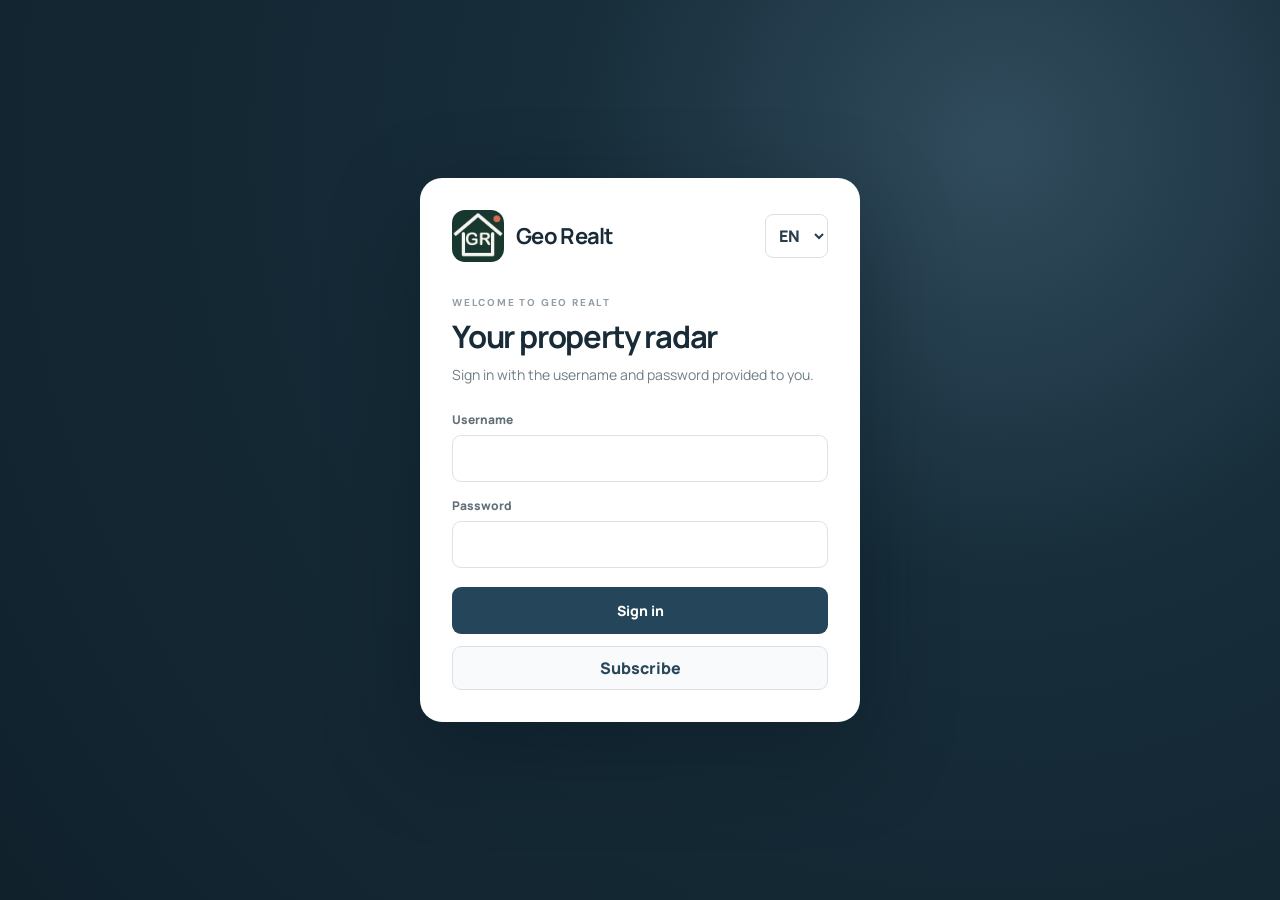
<file: index.html>
<!doctype html>
<html lang="en">
<head>
  <meta charset="utf-8">
  <meta name="viewport" content="width=device-width,initial-scale=1,maximum-scale=1,user-scalable=no,viewport-fit=cover">
  <meta name="theme-color" content="#183655">
  <meta name="description" content="Geo Realt — new property listings in Georgia, in one place.">
  <title>Geo Realt — New listings</title>
  <script>
    try {
      const managed = localStorage.getItem('geoEntryMode') === 'managed' && localStorage.getItem('geoToken');
      const guest = sessionStorage.getItem('geoGuestEntered') === '1';
      if (managed || guest) document.documentElement.classList.add('session-restoring');
    } catch {}
  </script>
  <style>
    .session-boot{display:none}
    html.session-restoring{background:#f2f4f6}
    html.session-restoring .entry-screen,html.session-restoring .topbar,html.session-restoring .shell{display:none!important}
    html.session-restoring .session-boot{position:fixed;inset:0;display:grid;place-content:center;justify-items:center;gap:20px;background:#f2f4f6}
    .session-boot img{width:64px;height:64px;border-radius:16px}
    .session-boot-spinner{width:22px;height:22px;border:2px solid #d5dfe5;border-top-color:#315d76;border-radius:50%;animation:session-spin .8s linear infinite}
    .session-boot-copy{position:absolute;width:1px;height:1px;overflow:hidden;clip-path:inset(50%)}
    @keyframes session-spin{to{transform:rotate(360deg)}}
    @media(prefers-reduced-motion:reduce){.session-boot-spinner{animation:none}}
  </style>
  <link rel="icon" href="./icon.png">
  <link rel="manifest" href="./manifest.webmanifest">
  <link rel="stylesheet" href="./styles.css?v=20261126-entry-buttons">
</head>
<body>
  <div class="session-boot" role="status"><img src="./icon.png" alt="Geo Realt" width="64" height="64"><span class="session-boot-spinner" aria-hidden="true"></span><span class="session-boot-copy" data-i18n="loading">Loading…</span></div>
  <section id="entry-screen" class="entry-screen" aria-labelledby="entry-title">
    <div class="entry-card">
      <div class="entry-top"><div class="entry-brand"><img src="./icon.png" alt="" width="52" height="52"><strong>Geo Realt</strong></div><select id="entry-language" aria-label="Interface language"><option value="en">EN</option><option value="ru">RU</option><option value="ka">KA</option></select></div>
      <div class="eyebrow" data-i18n="welcome">WELCOME TO GEO REALT</div>
      <h1 id="entry-title" data-i18n="entryTitle">Your property radar</h1>
      <p data-i18n="entryIntro">Sign in with the username and password provided to you.</p>
      <form id="entry-form" class="entry-form">
        <label><span data-i18n="username">Username</span><input id="entry-username" name="username" autocomplete="username" required minlength="3" maxlength="32"></label>
        <label><span data-i18n="password">Password</span><input id="entry-password" name="password" type="password" minlength="4" autocomplete="current-password" required></label>
        <button id="entry-submit" class="primary-button" type="submit" data-i18n="signIn">Sign in</button>
      </form>
      <p id="entry-error" class="entry-error" role="alert" hidden></p>
      <button id="entry-subscribe" class="entry-guest" type="button" data-i18n="subscribe">Subscribe</button>
      <button id="entry-renew" class="entry-guest" type="button" data-i18n="renewSubscription" hidden>Renew subscription</button>
    </div>
  </section>
  <header class="topbar">
    <div class="brand"><img src="./icon.png" alt="" width="42" height="42"><div><strong>Geo Realt</strong><small data-i18n="tagline">Georgia property radar</small></div></div>
    <div class="top-actions"><select id="currency" aria-label="Price currency"><option value="USD">USD</option><option value="GEL" disabled>GEL</option></select><select id="language" aria-label="Interface language"><option value="en">EN</option><option value="ru">RU</option><option value="ka">KA</option></select><a id="admin-link" class="account-button" href="./admin.html" hidden data-i18n="admin">Admin</a><button id="account-button" class="account-button" data-i18n="signIn">Sign in</button></div>
  </header>
  <main class="shell">
    <aside class="sidebar">
      <div class="eyebrow" data-i18n="workspace">WORKSPACE</div>
      <nav class="nav" aria-label="Main navigation"><button class="nav-item active" data-view="listings"><span>⌂</span><span data-i18n="listingsTab">Listings</span></button><button class="nav-item" data-view="feed"><span>◉</span><span data-i18n="feedTab">New matches</span><span id="feed-count" class="count" hidden>0</span></button><button class="nav-item" data-view="favorites"><span>♡</span><span data-i18n="favoritesTab">Favorites</span></button><button class="nav-item" data-view="seek"><span aria-hidden="true">⌕</span><span data-i18n="seekTab">Seek</span></button><button class="nav-item" data-view="searches"><span>◇</span><span data-i18n="searchesTab">Saved searches</span></button></nav>
      <div class="sidebar-bottom"><div class="source-badge"><span class="source-mark">M</span><div><b>MyHome.ge</b><small data-i18n="connectedSource">Connected source</small></div></div><div class="source-badge"><span class="source-mark ss-mark">S</span><div><b>ss.ge</b><small data-i18n="connectedSource">Connected source</small></div></div><div class="source-badge"><span class="source-mark realting-mark">R</span><div><b>Realting.com</b><small data-i18n="connectedSource">Connected source</small></div></div><div class="source-badge"><span class="source-mark fb-mark">f</span><div><b>Facebook</b><small data-i18n="connectedSource">Connected source</small></div></div><div class="source-badge"><span class="source-mark threads-mark" aria-hidden="true">@</span><div><b>Threads</b><small data-i18n="seekTitle">Looking for a home</small></div></div><p data-i18n="sourceHint">New public listings are checked regularly. Open the original listing for full details.</p></div>
    </aside>
    <section class="content">
      <div class="hero" lang="en">
        <div class="hero-copy">
          <div class="hero-kicker">GEORGIA REAL ESTATE</div>
          <h1 id="page-title" class="hero-title">ART OF REALT</h1>
          <p id="page-subtitle">For Professionals</p>
          <button id="hero-browse" class="hero-cta" type="button">Show listings</button>
        </div>
        <div class="hero-art" aria-hidden="true"><img class="hero-image" src="./hero-georgia-villa-bright.jpg" alt="" fetchpriority="high"></div>
      </div>
      <div id="status" class="status" role="status" hidden></div>
      <div id="listings-view" class="view">
        <div class="filter-card"><div class="section-head"><div><div class="eyebrow" data-i18n="refine">REFINE RESULTS</div><h2 data-i18n="yourSearch">Your search</h2></div><button id="save-search" class="text-button" data-i18n="saveSearch">+ Save search</button></div>
          <form id="filters" class="filter-grid"><div class="source-filter"><span class="source-picker-title" data-i18n="sourceFilter">Sources</span><details id="source-dropdown" class="source-dropdown"><summary><span id="source-summary-label">All sources</span><span class="source-chevron" aria-hidden="true">⌄</span></summary><div id="source-menu" class="source-menu"><label class="source-menu-option"><input id="source-all" type="checkbox" checked><span data-i18n="allSources">All sources</span></label><div class="source-menu-divider"></div><label class="source-menu-option"><input type="checkbox" name="sources" value="myhome.ge"><span>MyHome.ge</span></label><label class="source-menu-option"><input type="checkbox" name="sources" value="ss.ge"><span>ss.ge</span></label><label class="source-menu-option"><input type="checkbox" name="sources" value="realting.com"><span>Realting.com</span></label><label class="source-menu-option"><input type="checkbox" name="sources" value="facebook.com"><span>Facebook</span></label></div></details></div><label><span data-i18n="deal">Deal</span><select name="operation"><option value="" data-i18n="any">Any</option><option value="RENT" data-i18n="rent">Rent</option><option value="BUY" data-i18n="buy">Buy</option></select></label><label><span data-i18n="type">Property</span><select name="propertyType"><option value="" data-i18n="any">Any</option><option value="APARTMENT" data-i18n="apartment">Apartment</option><option value="HOUSE" data-i18n="house">House</option><option value="COMMERCIAL" data-i18n="commercial">Commercial</option></select></label><label><span data-i18n="advertiserFilter">Advertiser</span><select name="advertiserType"><option value="" data-i18n="allAdvertisers">Any advertiser</option><option value="OWNER" data-i18n="owner">Owner</option><option value="AGENT" data-i18n="realtorFilter">Agent / agency</option><option value="UNKNOWN" data-i18n="unknownAdvertiser">Not specified</option></select></label><label><span data-i18n="place">City</span><select name="city"><option value="" data-i18n="allCities">All cities</option></select></label><div class="source-filter district-filter"><span class="source-picker-title" data-i18n="district">District</span><details id="district-dropdown" class="source-dropdown" data-disabled="true"><summary aria-disabled="true" tabindex="-1"><span id="district-summary-label" data-i18n="chooseCity">Select a city first</span><span class="source-chevron" aria-hidden="true">⌄</span></summary><div id="district-menu" class="source-menu district-menu"></div></details></div><div class="price-range"><label><span data-i18n="minPrice">Min price · USD</span><input name="minPriceUsd" type="number" min="0" step="0.01" placeholder="—"></label><label><span data-i18n="maxPrice">Max price · USD</span><input name="maxPriceUsd" type="number" min="0" step="0.01" placeholder="—"></label></div><label id="commercial-purpose" hidden><span data-i18n="purpose">Purpose</span><select name="commercialType" disabled><option value="" data-i18n="any">Any</option><option value="OFFICE" data-i18n="OFFICE">OFFICE</option><option value="RETAIL" data-i18n="RETAIL">RETAIL</option><option value="WAREHOUSE" data-i18n="WAREHOUSE">WAREHOUSE</option><option value="INDUSTRIAL" data-i18n="INDUSTRIAL">INDUSTRIAL</option><option value="FOOD_SERVICE" data-i18n="FOOD_SERVICE">FOOD_SERVICE</option><option value="HOTEL" data-i18n="HOTEL">HOTEL</option><option value="OTHER" data-i18n="OTHER">OTHER</option></select></label><label><span data-i18n="minArea">Area from · m²</span><input name="minAreaM2" type="number" min="0" step="0.01" placeholder="—"></label><label><span data-i18n="maxArea">Area to · m²</span><input name="maxAreaM2" type="number" min="0" step="0.01" placeholder="—"></label><label hidden><span data-i18n="minFloor">Floor from</span><input name="minFloor" type="number" min="-10" max="200" step="1" placeholder="—" disabled></label><label hidden><span data-i18n="maxFloor">Floor to</span><input name="maxFloor" type="number" min="-10" max="200" step="1" placeholder="—" disabled></label><div class="rooms-range"><label><span data-i18n="minRooms">Rooms from</span><input name="minRooms" type="number" min="0" max="100" step="1" placeholder="—"></label><label><span data-i18n="maxRooms">Rooms to</span><input name="maxRooms" type="number" min="0" max="100" step="1" placeholder="—"></label></div><div class="bedrooms-range"><label id="bedrooms-filter"><span data-i18n="bedrooms">Min bedrooms</span><input name="minBedrooms" type="number" min="0" max="20" placeholder="—"></label><label id="max-bedrooms-filter"><span data-i18n="maxBedrooms">Max bedrooms</span><input name="maxBedrooms" type="number" min="0" max="20" placeholder="—"></label></div><button class="primary-button search-button" type="submit" data-i18n="showListings">Show listings</button></form><p id="currency-note" class="currency-note" hidden></p>
        </div>
        <div class="results-head"><div><div class="eyebrow" data-i18n="latest">THE LATEST</div><h2 data-i18n="properties">Properties</h2></div><span id="result-count" class="result-count"></span></div>
        <div id="listings-grid" class="listing-grid"></div><button id="load-more" class="load-more" hidden data-i18n="loadMore">Load more</button>
      </div>
      <div id="feed-view" class="view" hidden><div class="results-head"><div><div class="eyebrow" data-i18n="forYou">FOR YOU</div><h2 data-i18n="newMatches">New matches</h2></div><div class="push-controls"><button id="enable-push" class="secondary-button" data-i18n="enablePush">Enable notifications</button><button id="test-push" class="secondary-button" data-i18n="testPush" hidden>Send test</button><button id="disable-push" class="text-button" data-i18n="disablePush" hidden>Turn off</button></div></div><p class="view-intro" data-i18n="feedIntro">New listings appear here after you save a search. Existing listings are your starting point and do not trigger alerts.</p><div class="feed-filters"><label class="feed-filter" id="feed-search-filter"><span data-i18n="searchFilter">Search</span><select id="feed-search"><option value="" data-i18n="allSearches">All searches</option></select></label><label class="feed-filter"><span data-i18n="statusFilter">Status</span><select id="feed-status"><option value="" data-i18n="allStatuses">All statuses</option><option value="NEW" data-i18n="new">New</option><option value="SAVED" data-i18n="saved">Saved</option><option value="CONTACTED" data-i18n="contacted">Called</option><option value="DISMISSED" data-i18n="dismissed">Not interested</option></select></label></div><div id="feed-list" class="feed-list"></div><button id="feed-load-more" class="load-more" hidden data-i18n="loadMore">Load more</button></div>
      <div id="favorites-view" class="view" hidden><div class="results-head"><div><div class="eyebrow" data-i18n="yourSelection">YOUR SELECTION</div><h2 data-i18n="favorites">Favorites</h2></div><span id="favorites-count" class="result-count"></span></div><p class="view-intro" data-i18n="favoritesIntro">Keep properties you like and add private notes.</p><div id="favorites-list" class="listing-grid favorites-list"></div><button id="favorites-load-more" class="load-more" hidden data-i18n="loadMore">Load more</button></div>
      <div id="seek-view" class="view" hidden>
        <div class="results-head"><div><div class="eyebrow" data-i18n="seekEyebrow">HOUSING REQUESTS</div><h2 data-i18n="seekTitle">Looking for a home</h2></div><button id="seek-refresh" class="secondary-button" type="button" data-i18n="refresh">Refresh</button></div>
        <p class="view-intro" data-i18n="seekIntro">Posts from people looking for housing. Open the original post to contact the author.</p>
        <form id="seek-filters" class="seek-filters"><label><span data-i18n="seekSearch">Search requests</span><input id="seek-query" type="search" maxlength="200" data-placeholder="seekPlaceholder" placeholder="District, budget, requirements…"></label><button class="primary-button" type="submit" data-i18n="seekFind">Find</button></form>
        <div class="seek-summary"><span id="seek-count" class="result-count"></span><span id="seek-collection" role="status"></span></div>
        <div id="seek-list" class="seek-list" aria-live="polite"></div><button id="seek-load-more" class="load-more" type="button" hidden data-i18n="loadMore">Load more</button>
      </div>
      <div id="searches-view" class="view" hidden><div class="results-head"><div><div class="eyebrow" data-i18n="watchlist">WATCHLIST</div><h2 data-i18n="savedSearches">Saved searches</h2></div></div><p class="view-intro" data-i18n="searchIntro">Save a filter to watch for matching listings as they appear.</p><div id="searches-list" class="searches-list"></div></div>
    </section>
  </main>
  <dialog id="auth-dialog"><form id="auth-form" method="dialog"><button type="button" class="dialog-close" id="close-auth" aria-label="Close">×</button><div class="eyebrow" data-i18n="welcome">WELCOME TO GEO REALT</div><h2 id="auth-title" data-i18n="signIn">Sign in</h2><p data-i18n="authIntro">Save filters and get updates on fresh listings.</p><label><span data-i18n="username">Username</span><input id="auth-username" required minlength="3" maxlength="32" pattern="[A-Za-z0-9._-]+" autocomplete="username"></label><label><span data-i18n="password">Password</span><input id="auth-password" type="password" required minlength="4" autocomplete="current-password"></label><button id="auth-submit" class="primary-button" type="submit" data-i18n="signIn">Sign in</button></form></dialog>
  <dialog id="account-dialog" class="billing-dialog">
    <div class="telegram-success">
      <button id="close-account" type="button" class="dialog-close" aria-label="Close">×</button>
      <h2 data-i18n="subscriptionTitle">Subscription</h2>
      <p id="account-access-date"></p>
      <button id="account-renew" type="button" class="primary-button" data-i18n="renewSubscription">Renew subscription</button>
      <button id="account-sign-out" type="button" class="secondary-button" data-i18n="signOut">Sign out</button>
    </div>
  </dialog>
  <dialog id="subscribe-dialog" class="billing-dialog">
    <form id="subscribe-form">
      <button type="button" class="dialog-close" id="close-subscribe" aria-label="Close">×</button>
      <div class="eyebrow" data-i18n="subscribeEyebrow">GEO REALT ACCESS</div>
      <h2 id="subscribe-title" data-i18n="subscribeTitle">Create access</h2>
      <p id="subscribe-intro" data-i18n="subscribeIntro"></p>
      <div id="subscribe-details">
        <button id="subscribe-resume" class="secondary-button" type="button" data-i18n="resumePayment" hidden>Continue payment</button>
        <label id="subscribe-username-field"><span data-i18n="username">Username</span><input id="subscribe-username" name="username" autocomplete="username" required minlength="3" maxlength="32" pattern="[A-Za-z0-9._-]+"></label>
        <label id="subscribe-password-field"><span data-i18n="password">Password</span><input id="subscribe-password" name="password" type="password" autocomplete="new-password" required minlength="4" maxlength="128"></label>
        <label><span data-i18n="telegramHandle">Telegram username</span><span class="telegram-username-field"><span aria-hidden="true">@</span><input id="subscribe-telegram" name="telegramUsername" autocomplete="off" placeholder="username" required minlength="5" maxlength="32"></span></label>
        <label><span data-i18n="accessPlan">Access period</span><select id="subscribe-plan" name="planId" required><option value="" data-i18n="loading">Loading…</option></select></label>
        <p class="billing-note" data-i18n="customTeamTerms"></p>
        <button id="subscribe-submit" class="primary-button" type="submit" data-i18n="continueToPayment">Continue</button>
      </div>
      <section id="subscribe-connect-step" hidden>
        <h3 id="subscribe-step-title" data-i18n="verifyTelegramTitle">Verify your Telegram account</h3>
        <p id="subscribe-verify-help" data-i18n="verifyTelegramText"></p>
        <p id="subscribe-step-message" role="status"></p>
        <a id="subscribe-telegram-link" class="secondary-button" href="https://t.me/georealt_bot" target="_blank" rel="noopener" data-i18n="openTelegram">Open @georealt_bot</a>
        <a id="subscribe-telegram-payment-link" class="primary-button" target="_blank" rel="noopener" hidden data-i18n="payInTelegram">Pay in Telegram</a>
        <a id="subscribe-payment-link" class="secondary-button" target="_blank" rel="noopener" hidden data-i18n="payInBrowser">Pay in browser</a>
        <button id="subscribe-switch-account" type="button" class="secondary-button" data-i18n="signInAnother">Sign in with another account</button>
      </section>
      <p id="subscribe-error" class="entry-error" role="alert" hidden></p>
    </form>
  </dialog>
  <dialog id="telegram-dialog" class="billing-dialog"><div class="telegram-success"><div class="eyebrow" data-i18n="accessActive">ACCESS ACTIVE</div><h2 data-i18n="connectTelegramTitle">Connect Telegram</h2><p data-i18n="connectTelegramIntro">Your Geo Realt account is active. Start the bot to receive new property listings.</p><a id="telegram-join" class="primary-button" href="https://t.me/georealt_bot" target="_blank" rel="noopener" data-i18n="joinTelegram">Join @georealt_bot</a><button id="telegram-continue" class="secondary-button" type="button" data-i18n="continueToGeoRealt">Continue to Geo Realt</button></div></dialog>
  <dialog id="photo-dialog" class="photo-dialog" aria-label="Photo gallery">
    <button id="photo-close" class="photo-close" type="button" aria-label="Close gallery">×</button>
    <button id="photo-prev" class="photo-step photo-prev" type="button" aria-label="Previous photo">‹</button>
    <img id="photo-full" alt="">
    <button id="photo-next" class="photo-step photo-next" type="button" aria-label="Next photo">›</button>
    <div id="photo-count" class="photo-count"></div>
  </dialog>
  <script src="./app.js?v=20261126-test-day" defer onerror="document.documentElement.classList.remove('session-restoring')"></script>
</body>
</html>
</file>
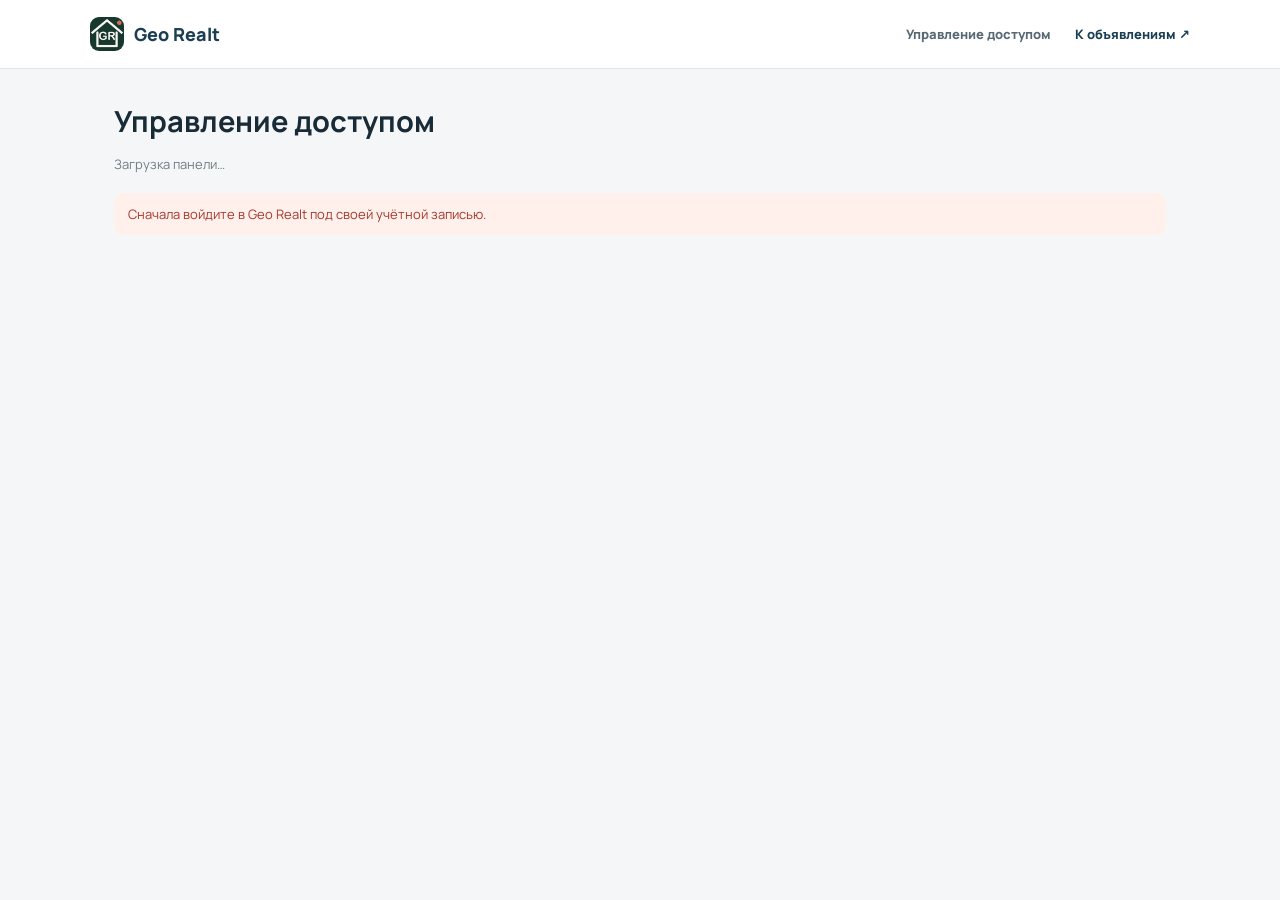
<file: admin.html>
<!doctype html>
<html lang="ru">
<head><meta charset="utf-8"><meta name="viewport" content="width=device-width,initial-scale=1"><title>Geo Realt · Администрирование</title><link rel="icon" href="./icon.png"><link rel="stylesheet" href="./styles.css?v=20261021-districts7"><link rel="stylesheet" href="./admin.css?v=20261112-referral-payments"></head>
<body class="admin-page">
  <header class="admin-header"><a href="./"><img src="./icon.png" alt="" width="34" height="34">Geo Realt</a><span>Управление доступом</span><a href="./">К объявлениям ↗</a></header>
  <main class="admin-main">
    <h1 id="admin-title">Управление доступом</h1><p id="admin-intro">Загрузка панели…</p>
    <div id="admin-status" role="status" hidden></div>
    <div id="owner-panel" hidden>
      <section class="admin-card"><h2>Партнёрские приглашения</h2><p>Создайте ссылку для партнёра и передайте ему. Агентство сможет отправить заявку без регистрации.</p><form id="new-referral" class="admin-grid"><label>Имя партнёра<input name="partnerName" required maxlength="100" autocomplete="off"></label><button class="primary-button" type="submit">Создать ссылку</button></form><div id="referral-links"></div></section>
      <section class="admin-card"><h2>Заявки агентств</h2><p>Заявки сохраняются в базе. Статус Google Таблицы показывается отдельно.</p><div id="referral-applications"></div></section>
      <section class="admin-card"><h2>Зарегистрировать оплату</h2><p>Вносите только платежи, получение которых вы подтвердили. Комиссия рассчитывается по текущему проценту партнёра. Запись не проводит платёж автоматически.</p><form id="referral-payment" class="admin-grid"><label>Заявка<select name="leadId" id="payment-lead" required><option value="">Выберите заявку</option></select></label><label>Сумма<input name="amount" type="number" min="0.01" max="1000000000" step="0.01" required></label><label>Валюта<select name="currency"><option>GEL</option><option>USD</option></select></label><label>Способ<select name="method"><option value="bank_transfer">Банковский перевод</option><option value="card_manual">Карта · подтверждена вручную</option></select></label><label>Номер операции<input name="reference" maxlength="200" required></label><button class="primary-button" type="submit">Записать оплату</button></form></section>
      <section class="admin-card"><h2>Оплаты и вознаграждения</h2><p>Выплачивайте партнёру вручную, затем отмечайте вознаграждение как выплаченное.</p><div id="referral-payments"></div></section>
      <section class="admin-card"><h2>Новый менеджер</h2><p>Менеджер сможет создать до указанного числа агентов. У всех агентов будут те же сроки действия, что у менеджера. Оставьте обе даты пустыми для бессрочного доступа; можно задать только одну дату.</p><form id="new-manager" class="admin-grid"><label>Логин менеджера<input name="username" required minlength="3" maxlength="32" pattern="[A-Za-z0-9._-]+" autocomplete="off"></label><label>Пароль<input name="password" type="password" required minlength="4" autocomplete="new-password"></label><label>Лимит агентов<input name="agentLimit" type="number" min="1" max="500" required value="5"></label><label>Дата начала<input name="startsAt" type="date"></label><label>Дата окончания<input name="expiresAt" type="date"></label><button class="primary-button" type="submit">Добавить менеджера</button></form></section>
      <section class="admin-card"><h2>Менеджеры</h2><div id="admin-managers"></div></section>
      <section class="admin-card"><h2>Отдельный доступ</h2><p>Для пользователя без менеджера. Пустые даты означают бессрочный доступ.</p><form id="new-user" class="admin-grid"><label>Логин<input name="username" required minlength="3" maxlength="32" pattern="[A-Za-z0-9._-]+" autocomplete="off"></label><label>Пароль<input name="password" type="password" required minlength="4" autocomplete="new-password"></label><label>Дата начала<input name="startsAt" type="date"></label><label>Дата окончания<input name="expiresAt" type="date"></label><button class="primary-button" type="submit">Создать доступ</button></form></section>
      <section class="admin-card"><h2>Отдельные доступы</h2><div id="admin-users"></div></section>
    </div>
    <div id="manager-panel" hidden>
      <section class="admin-card"><h2>Добавить агента</h2><p id="manager-summary"></p><form id="new-agent" class="admin-grid"><label>Логин агента<input name="username" required minlength="3" maxlength="32" pattern="[A-Za-z0-9._-]+" autocomplete="off"></label><label>Пароль агента<input name="password" type="password" required minlength="4" autocomplete="new-password"></label><button id="agent-submit" class="primary-button" type="submit">Создать агента</button></form></section>
      <section class="admin-card"><h2>Мои агенты</h2><div id="manager-agents"></div></section>
    </div>
  </main><script src="./admin.js?v=20261112-referral-payments2" defer></script>
</body></html>
</file>
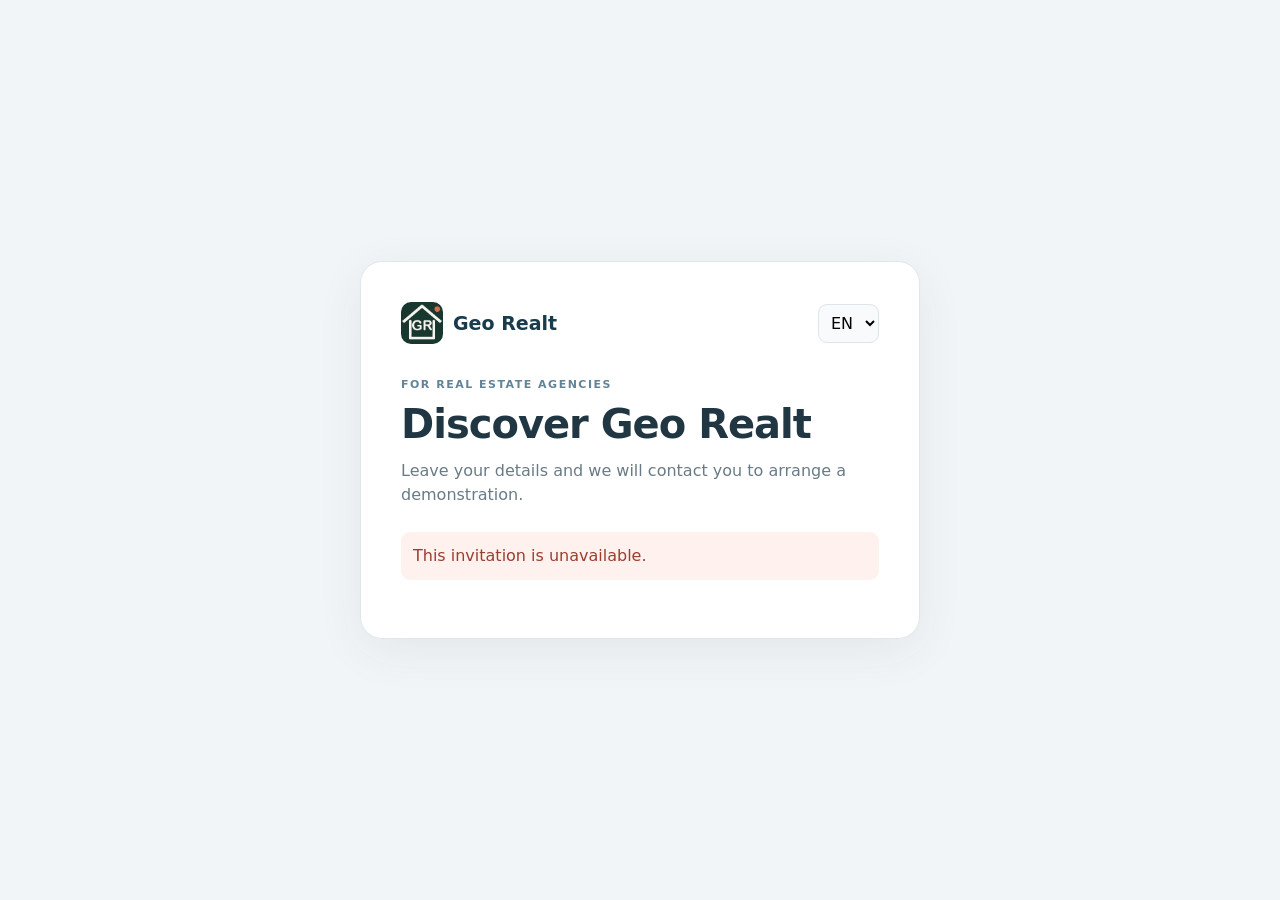
<file: referral.html>
<!doctype html>
<html lang="en"><head><meta charset="utf-8"><meta name="viewport" content="width=device-width,initial-scale=1,viewport-fit=cover"><meta name="theme-color" content="#183655"><title>Geo Realt · Agency invitation</title><link rel="icon" href="./icon.png"><link rel="stylesheet" href="./referral.css?v=20261112"></head>
<body><main class="card"><header><a href="./"><img src="./icon.png" alt="" width="42" height="42"><strong>Geo Realt</strong></a><select id="language" aria-label="Language"><option value="en">EN</option><option value="ru">RU</option><option value="ka">KA</option></select></header><p class="eyebrow" data-text="eyebrow">FOR REAL ESTATE AGENCIES</p><h1 data-text="title">Discover Geo Realt</h1><p class="intro" data-text="intro">Leave your details and we will contact you to arrange a demonstration.</p><div id="message" role="status" hidden></div><form id="application"><label><span data-text="agency">Agency name</span><input name="agencyName" required maxlength="160" autocomplete="organization"></label><label><span data-text="name">Your name</span><input name="contactName" required maxlength="120" autocomplete="name"></label><label><span data-text="phone">Phone</span><input name="phone" type="tel" maxlength="80" autocomplete="tel"></label><label><span data-text="telegram">Telegram</span><input name="telegram" maxlength="120" placeholder="@username" autocomplete="off"></label><p class="hint" data-text="contactHint">Provide a phone number or Telegram username.</p><label><span data-text="comment">Comment (optional)</span><textarea name="comment" maxlength="2000" rows="4"></textarea></label><button id="submit" type="submit" data-text="submit">Send request</button></form></main><script src="./referral.js?v=20261112" defer></script></body></html>
</file>
<file: styles.css>
@import url('https://fonts.googleapis.com/css2?family=DM+Sans:wght@400;500;600;700&family=Manrope:wght@400;500;600;700;800&display=swap');
:root{font-family:Manrope,system-ui,sans-serif;color:#182934;background:#f3f5f7;font-synthesis:none}*{box-sizing:border-box}body{margin:0}button,input,select{font:inherit}button{cursor:pointer}button:disabled{cursor:not-allowed;opacity:.55}[hidden]{display:none!important}.topbar{height:79px;background:#fff;border-bottom:1px solid #e7e9eb;display:flex;align-items:center;justify-content:space-between;padding:0 38px;position:sticky;top:0;z-index:10}.brand{display:flex;align-items:center;gap:12px}.brand img{border-radius:12px}.brand strong{display:block;font-size:20px;letter-spacing:-.6px;line-height:1.2}.brand small{color:#828b91;font-size:11px;letter-spacing:.2px}.top-actions{display:flex;align-items:center;gap:14px}.live-dot{height:8px;width:8px;border-radius:50%;background:#4383aa;box-shadow:0 0 0 4px #e4eef5}.live-label{font-size:12px;color:#66727a;font-weight:700}.top-actions select{border:1px solid #e1e5e7;background:#fff;border-radius:8px;padding:9px 10px;font-size:12px;font-weight:800}.account-button,.secondary-button{background:#fff;border:1px solid #dbe1e4;border-radius:10px;color:#243c4b;padding:10px 16px;font-size:12px;font-weight:800}.account-button:hover,.secondary-button:hover{border-color:#7c9baf}.shell{display:grid;grid-template-columns:232px minmax(0,1fr);min-height:calc(100vh - 79px)}.sidebar{background:#fff;border-right:1px solid #e7e9eb;padding:30px 16px;display:flex;flex-direction:column}.eyebrow{font-family:'DM Sans',sans-serif;color:#929ea6;font-weight:700;letter-spacing:1.8px;font-size:10px}.sidebar>.eyebrow{margin:0 17px 15px}.nav{display:grid;gap:4px}.nav-item{display:flex;align-items:center;gap:13px;width:100%;border:0;border-radius:10px;background:transparent;color:#667077;font-size:13px;font-weight:700;text-align:left;padding:14px 16px}.nav-item>span:first-child{font-size:20px;width:21px;text-align:center;font-weight:400}.nav-item.active{color:#17364a;background:#e9eff3}.nav-item:hover:not(.active){background:#f5f7f8}.count{margin-left:auto;background:#bfd4e1;border-radius:12px;padding:2px 6px;color:#1b4057;font-size:10px}.sidebar-bottom{margin-top:auto;padding:16px 12px}.source-badge{display:flex;align-items:center;gap:10px;border:1px solid #e4e8eb;border-radius:12px;padding:12px;background:#fafbfc}.source-mark{height:31px;width:31px;border-radius:8px;background:#ef7559;color:white;display:grid;place-items:center;font-weight:900}.source-badge b{display:block;font-size:12px}.source-badge small{display:block;color:#8a949a;font-size:10px;margin-top:2px}.sidebar-bottom p{font-size:11px;line-height:1.65;color:#9ba3a8;margin:15px 4px 0}.content{width:min(1260px,100%);padding:35px 42px 70px;margin:auto}.hero{min-height:196px;border-radius:19px;background:#172d3a;color:white;padding:39px 44px;display:flex;align-items:center;justify-content:space-between;overflow:hidden;position:relative}.hero .eyebrow{color:#9bb9cb}.hero h1{font-size:clamp(27px,3vw,39px);letter-spacing:-1.7px;line-height:1.12;margin:11px 0 10px}.hero p{font-size:13px;color:#bbc9d2;margin:0;max-width:490px;line-height:1.6}.hero-ornament{width:188px;height:188px;border:1px solid #516877;border-radius:50%;display:grid;place-items:center;position:absolute;right:71px;top:4px;box-shadow:0 0 0 35px #233d4d,0 0 0 36px #415a6a,0 0 0 69px #213948}.hero-ornament span{font-size:95px;color:#adc5d4;line-height:1;transform:translateY(-12px)}.status{margin:20px 0;padding:12px 16px;background:#e9eff3;border:1px solid #c8d6df;border-radius:10px;font-size:12px;color:#254457}.status.error{background:#fff0eb;border-color:#f1cbc0;color:#9a3e30}.filter-card{scroll-margin-top:88px;background:#fff;border:1px solid #e7e9eb;border-radius:15px;margin-top:28px;padding:25px 26px 27px;box-shadow:0 4px 20px #182b3708}.section-head,.results-head{display:flex;align-items:end;justify-content:space-between;gap:10px}.section-head h2,.results-head h2{font-size:22px;letter-spacing:-.75px;margin:5px 0 0}.text-button{border:0;background:transparent;color:#275470;font-size:12px;font-weight:800;padding:8px}.text-button:hover{text-decoration:underline}.filter-grid{display:grid;grid-template-columns:repeat(4,minmax(0,1fr));gap:12px;align-items:end;margin-top:21px}.filter-grid label,dialog label{display:grid;gap:7px;font-size:11px;color:#65727a;font-weight:800}.filter-grid input,.filter-grid select,dialog input{height:41px;border:1px solid #e1e5e8;background:#fafcfd;border-radius:8px;color:#25343d;padding:0 12px;min-width:0;outline:0}.filter-grid input:focus,.filter-grid select:focus,dialog input:focus{border-color:#44708b;box-shadow:0 0 0 3px #e0ebf2}.primary-button{height:41px;border:0;background:#25465a;color:#fff;border-radius:8px;font-size:12px;font-weight:800;padding:0 19px;white-space:nowrap}.primary-button:hover{background:#19374a}.results-head{margin:32px 0 18px}.result-count{font-size:12px;color:#96a0a6}.listing-grid{display:grid;grid-template-columns:repeat(3,minmax(0,1fr));gap:17px}.listing-card{background:#fff;border:1px solid #e7e9eb;border-radius:14px;overflow:hidden;box-shadow:0 4px 18px #182b3708;display:flex;flex-direction:column}.card-image{height:194px;background:#dce2e5;position:relative;overflow:hidden}.card-image img{width:100%;height:100%;object-fit:cover;display:block}.card-image .fallback{height:100%;display:grid;place-items:center;font-size:46px;color:#9aabb5}.card-chip{position:absolute;top:12px;left:12px;background:#fff;color:#284557;border-radius:6px;padding:7px 9px;font-size:10px;font-weight:800;text-transform:uppercase;box-shadow:0 2px 12px #0002}.card-body{padding:18px 18px 16px;display:flex;flex-direction:column;flex:1}.card-price{font-size:22px;font-weight:800;letter-spacing:-.8px}.card-price small{font-size:12px;font-weight:600;color:#9aa4ab}.card-body h3{font-size:13px;line-height:1.45;letter-spacing:-.1px;margin:10px 0 4px;min-height:38px}.card-location{color:#8b959b;font-size:11px;line-height:1.5}.card-details{display:flex;gap:12px;border-top:1px solid #ebeef0;margin-top:auto;padding-top:13px;color:#65737b;font-size:10px;font-weight:700}.card-details span{white-space:nowrap}.card-footer{display:flex;justify-content:space-between;align-items:center;margin-top:14px}.card-footer small{font-size:10px;color:#a4abaf}.card-footer a{color:#1f5170;font-weight:800;text-decoration:none;font-size:11px}.card-footer a:hover{text-decoration:underline}.warning{background:#fff4e9;color:#97571b;border-radius:6px;padding:7px 9px;margin:11px 0;font-size:10px;line-height:1.4}.load-more{display:block;margin:27px auto 0;padding:11px 24px;border:1px solid #d8dfe3;border-radius:9px;background:#fff;color:#244b63;font-size:12px;font-weight:800}.view-intro{margin:-5px 0 23px;font-size:13px;color:#858f96;line-height:1.65}.feed-list,.searches-list{display:grid;gap:11px}.feed-item,.search-item{display:flex;align-items:center;gap:16px;background:#fff;border:1px solid #e4e8eb;border-radius:12px;padding:14px}.feed-item img{width:82px;height:65px;object-fit:cover;border-radius:8px;background:#e7ebed}.feed-item h3,.search-item h3{font-size:13px;margin:0 0 4px}.feed-item p,.search-item p{font-size:11px;color:#8b959c;margin:0;line-height:1.5}.feed-item a{margin-left:auto;color:#245472;text-decoration:none;font-size:11px;font-weight:800;white-space:nowrap}.feed-actions{margin-left:auto;display:flex;gap:7px;align-items:center}.feed-actions select{max-width:115px;border:1px solid #e2e6e9;border-radius:7px;padding:7px;color:#314a5a;background:#fff;font-size:10px}.search-item>div{flex:1}.search-item button{border:0;background:#f2f5f7;border-radius:7px;padding:8px 10px;color:#4c6676;font-size:11px;font-weight:800}.empty{padding:40px 25px;text-align:center;background:#fff;border:1px dashed #d5dce1;border-radius:13px;color:#808c94;font-size:13px}.empty strong{display:block;color:#314755;font-size:16px;margin-bottom:6px}dialog{border:0;border-radius:17px;width:min(390px,calc(100% - 28px));box-shadow:0 25px 80px #12242f70;padding:29px}dialog::backdrop{background:#0c1e2994}dialog form{display:grid;gap:15px;position:relative}dialog h2{margin:0;font-size:24px;letter-spacing:-.7px}dialog p{margin:-8px 0 2px;font-size:12px;color:#818b91}dialog .primary-button{width:100%;margin-top:3px}dialog .dialog-close{position:absolute;right:-4px;top:-8px;border:0;background:transparent;color:#88939a;font-size:25px}dialog .text-button{justify-self:center}.source-language{font-size:10px;color:#97a2a9;margin-top:8px}.note-input{border:1px solid #dfe4e7;border-radius:7px;padding:8px;min-width:160px;font-size:11px}.notification-note{font-size:11px;color:#7d8990;margin-top:10px}
.push-controls{display:flex;gap:8px;align-items:center;flex-wrap:wrap;justify-content:flex-end}
@media(max-width:1160px){.filter-grid{grid-template-columns:repeat(3,1fr)}.search-button{align-self:end}.listing-grid{grid-template-columns:repeat(2,minmax(0,1fr))}}@media(max-width:760px){.topbar{height:65px;padding:0 16px}.brand img{width:36px;height:36px}.brand strong{font-size:17px}.brand small,.live-label,.live-dot{display:none}.top-actions{gap:7px}.top-actions select,.account-button{padding:8px;font-size:11px}.shell{display:block}.sidebar{position:fixed;bottom:0;left:0;right:0;z-index:8;padding:6px 8px max(6px,env(safe-area-inset-bottom));border-top:1px solid #e7e9eb;border-right:0}.sidebar>.eyebrow,.sidebar-bottom{display:none}.nav{display:grid;grid-template-columns:repeat(3,1fr);gap:3px}.nav-item{flex-direction:column;gap:2px;font-size:9px;padding:6px 2px;text-align:center}.nav-item>span:first-child{font-size:21px}.count{position:absolute;margin-left:49px}.content{padding:15px 14px 90px}.hero{min-height:144px;padding:25px 23px;border-radius:14px}.hero h1{font-size:25px;max-width:250px}.hero p{font-size:11px;max-width:255px}.hero-ornament{right:-21px;top:9px;opacity:.37}.filter-card{margin-top:16px;padding:18px 16px}.section-head h2,.results-head h2{font-size:19px}.filter-grid{grid-template-columns:repeat(2,minmax(0,1fr));gap:11px}.filter-grid label:nth-child(5){grid-column:span 2}.filter-grid .search-button{grid-column:span 2}.results-head{margin:26px 0 15px;align-items:start;flex-wrap:wrap}.push-controls{width:100%;justify-content:flex-start}.listing-grid{gap:12px}.card-image{height:140px}.card-body{padding:12px}.card-price{font-size:17px}.card-body h3{font-size:11px;min-height:47px}.card-details{gap:6px;flex-wrap:wrap;font-size:9px}.card-footer small{display:none}.feed-item{flex-wrap:wrap}.feed-actions{width:100%;justify-content:flex-end}.feed-item a{margin-left:auto}}@media(max-width:400px){.listing-grid{grid-template-columns:1fr}.card-image{height:190px}.card-body h3{min-height:unset}.top-actions select{max-width:58px}}

/* Listing cards: readable location and excerpt with independent call action. */
.listing-card{position:relative;transition:transform .18s ease,box-shadow .18s ease}
.listing-card:hover{transform:translateY(-2px);box-shadow:0 10px 28px #182b371c}
.listing-card:focus-within{outline:2px solid #2c6080;outline-offset:2px}
.card-hit{position:absolute;inset:0;z-index:1;border-radius:14px}
.card-hit:focus-visible{outline:2px solid #2c6080;outline-offset:2px}
.card-chips{position:absolute;top:12px;left:12px;right:12px;display:flex;flex-wrap:wrap;gap:7px}
.card-chips .card-chip{position:static;font-size:11px;padding:7px 10px}
.card-chips .advertiser-chip{background:#18303f;color:#fff}
.card-body h3{font-size:15px;line-height:1.42;min-height:0;margin:12px 0 8px}
.card-location{font-size:14px;font-weight:800;color:#25465a;line-height:1.4;background:#edf3f6;border-radius:8px;padding:9px 11px;margin:0 0 12px}
.card-description{font-size:13px;line-height:1.55;color:#394a55;background:#f4f6f8;border-left:3px solid #99b5c7;border-radius:0 7px 7px 0;padding:11px 12px;margin:0 0 15px;overflow-wrap:anywhere}
.card-details{font-size:11px;flex-wrap:wrap;gap:9px}
.card-footer{min-height:36px}
.card-footer small{font-size:11px}
.call-button{position:relative;z-index:2;display:inline-flex;align-items:center;justify-content:center;min-height:38px;padding:0 13px;border-radius:8px;background:#23506c;color:#fff!important;font-size:12px!important;font-weight:800;text-decoration:none!important}
.call-button:hover{background:#173a4f}
.sidebar-bottom .source-badge+.source-badge{margin-top:8px}
.source-mark.ss-mark{background:#397bb7}
@media(max-width:760px){.listing-grid{grid-template-columns:1fr}.card-image{height:205px}.card-body{padding:17px}.card-body h3{font-size:15px;min-height:0}.card-price{font-size:22px}.card-location{font-size:14px}.card-details{font-size:11px}.card-footer small{display:block}}
.card-description{background:#eff4f7;border-left:4px solid #5989a7;padding:14px 15px;font-size:14px;line-height:1.6}
.card-description strong{display:block;margin:0 0 7px;color:#235371;font-size:11px;letter-spacing:.7px;text-transform:uppercase}
.card-description p{margin:0;color:#2d3e49}
.contact-hint{color:#285470;font-size:11px;font-weight:800}
.feed-item{position:relative}
.feed-hit{position:absolute;inset:0;z-index:1;border-radius:12px}
.feed-hit:focus-visible{outline:2px solid #2c6080;outline-offset:2px}
.feed-actions{position:relative;z-index:2}
.gallery-controls{position:absolute;z-index:3;left:50%;bottom:12px;transform:translateX(-50%);display:flex;align-items:center;gap:8px;padding:4px;background:#142c3bbd;border-radius:24px;color:#fff;white-space:nowrap}
.gallery-controls button{width:32px;height:32px;border:0;border-radius:50%;background:#fff;color:#173548;font-size:24px;line-height:1;display:grid;place-items:center;padding:0;touch-action:manipulation}
.gallery-controls button:hover{background:#d9e7f0}
.gallery-count{min-width:42px;text-align:center;font-size:11px;font-weight:800}
.card-footer{gap:10px;flex-wrap:wrap}
.call-actions{display:flex;gap:7px;flex-wrap:wrap;align-items:center;justify-content:flex-end}
.card-footer .call-actions{margin-left:auto}
.call-actions .call-button{white-space:nowrap;font-size:11px!important;padding:0 10px}
.card-footer .card-date{display:grid;gap:2px;white-space:nowrap;color:#828d94;font-size:10px}
.card-date time{color:#314755;font-size:12px;font-weight:800}
.feed-actions{flex-wrap:wrap;justify-content:flex-end}
.photo-open{position:absolute;inset:0;z-index:2;width:100%;border:0;background:transparent;cursor:zoom-in}
.photo-open:focus-visible,.feed-photo-open:focus-visible{outline:3px solid #e9f7ff;outline-offset:-4px}
.feed-photo-open{position:relative;z-index:2;flex:none;width:82px;height:65px;padding:0;border:0;border-radius:8px;background:#e7ebed;overflow:hidden;cursor:zoom-in}
.feed-photo-open img{display:block;width:100%;height:100%;object-fit:cover}
.photo-dialog{width:min(1100px,calc(100vw - 24px));max-width:none;max-height:calc(100dvh - 24px);padding:0;border:0;border-radius:14px;background:#101d25;color:#fff;overflow:hidden}
.photo-dialog::backdrop{background:#060d11ec}
.photo-dialog img{display:block;width:100%;height:min(76dvh,800px);object-fit:contain;background:#101d25}

body:not(.entered) > .topbar,body:not(.entered) > .shell{display:none}
.entry-screen{min-height:100dvh;display:grid;place-items:center;padding:24px;background:radial-gradient(circle at 78% 16%,#314c5d 0,#172d3a 35%,#10212c 100%)}
body.entered .entry-screen{display:none}
.entry-card{width:min(440px,100%);background:#fff;border-radius:22px;padding:32px;box-shadow:0 30px 90px #06131b60}
.entry-top,.entry-brand{display:flex;align-items:center}.entry-top{justify-content:space-between;margin-bottom:34px}.entry-brand{gap:12px}.entry-brand img{border-radius:13px}.entry-brand strong{font-size:22px;letter-spacing:-.7px}.entry-top select{border:1px solid #dbe1e4;border-radius:8px;background:#fff;padding:9px;color:#283e4c;font-weight:800}
.entry-card h1{font-size:31px;letter-spacing:-1.2px;line-height:1.12;margin:10px 0}.entry-card>p{color:#707e86;font-size:14px;line-height:1.6;margin:0 0 25px}.entry-form{display:grid;gap:15px}.entry-form label{display:grid;gap:7px;font-size:12px;color:#616f78;font-weight:800}.entry-form input{height:47px;border:1px solid #dce2e6;border-radius:9px;padding:0 13px;font:inherit;outline:none}.entry-form input:focus{border-color:#44708b;box-shadow:0 0 0 3px #e0ebf2}.entry-form .primary-button{height:47px;font-size:14px;margin-top:4px}.entry-guest{display:block;width:100%;margin-top:12px;height:44px;border:1px solid #dbe2e6;border-radius:9px;background:#f8fafb;color:#28475a;font-weight:800}.entry-guest:hover{background:#edf3f6}.entry-error{margin:0;color:#a6382c;font-size:12px;line-height:1.45}
.billing-dialog{width:min(460px,calc(100vw - 28px));max-width:none;padding:30px;border:1px solid #dce2e6;border-radius:20px;background:#fff;color:#203543;box-shadow:0 24px 80px #081b2b40}
.billing-dialog::backdrop{background:#0a1b28a8;backdrop-filter:blur(3px)}
.billing-dialog form,.telegram-success{display:grid;gap:14px}
.billing-dialog h2{margin:0;font-size:25px;letter-spacing:-.6px}
.billing-dialog p{margin:0;color:#687780;font-size:14px;line-height:1.5}
.billing-dialog label{display:grid;gap:6px;color:#586872;font-size:12px;font-weight:800}
.billing-dialog input,.billing-dialog select{width:100%;min-height:46px;border:1px solid #dce2e6;border-radius:9px;padding:0 12px;background:#fff;color:#203543;font:inherit}
.billing-dialog input:focus,.billing-dialog select:focus{outline:2px solid #d8e8f0;border-color:#44708b}
.billing-dialog .primary-button,.billing-dialog .secondary-button{min-height:46px;width:100%;display:grid;place-items:center;text-decoration:none;border-radius:10px;font:inherit;font-weight:800}
.billing-dialog .secondary-button{border:1px solid #dce2e6;background:#f6f8f9;color:#28475a;margin-top:0}
.billing-dialog .billing-note{padding:11px 13px;border-left:3px solid #d2a06b;border-radius:4px 9px 9px 4px;background:#faf7f2;color:#59656d;font-size:13px}
.billing-dialog .dialog-close{position:absolute;top:10px;right:12px}
@media(max-width:480px){.billing-dialog{padding:26px 21px;border-radius:17px}}
@media(max-width:480px){.entry-card{padding:26px 22px;border-radius:18px}.entry-card h1{font-size:27px}}
.photo-close,.photo-step{position:absolute;z-index:1;display:grid;place-items:center;width:42px;height:42px;padding:0;border:0;border-radius:50%;background:#101d25cc;color:#fff;font-size:30px;line-height:1}
.photo-close{top:12px;right:12px}
.photo-prev,.photo-next{top:50%;transform:translateY(-50%)}
.photo-prev{left:12px}.photo-next{right:12px}
.photo-step:disabled{display:none}
.photo-count{padding:12px 16px;text-align:center;font-size:13px;font-weight:800}
.feed-filter{display:flex;align-items:center;gap:10px;margin:0 0 15px;color:#65727a;font-size:12px;font-weight:800}
.feed-filters{display:flex;align-items:center;gap:18px;flex-wrap:wrap}
.feed-filters .feed-filter{min-width:min(320px,100%)}
.feed-filters .feed-filter select{min-width:180px}
.feed-filter select{min-height:38px;max-width:100%;border:1px solid #dbe1e5;border-radius:9px;background:#fff;color:#253e4e;padding:7px 11px;font-size:12px;font-weight:700}
.source-filter{grid-column:1/-1;position:relative;z-index:1;display:grid;align-content:start;gap:6px;min-width:0}
.source-filter:has(.source-dropdown[open]){z-index:30}
.source-picker-title{color:#65727a;font-size:10px;font-weight:800}
.source-dropdown{position:relative;z-index:1;min-width:0}
.source-dropdown[open]{z-index:31}
.source-dropdown>summary{height:41px;display:flex;align-items:center;justify-content:space-between;gap:10px;padding:0 12px;border:1px solid #e1e5e8;border-radius:8px;background:#fafcfd;color:#253e4e;font-size:12px;font-weight:700;cursor:pointer;list-style:none;outline:none}
.source-dropdown>summary::-webkit-details-marker{display:none}
.source-dropdown>summary:focus-visible{border-color:#44708b;box-shadow:0 0 0 3px #e0ebf2}
.source-dropdown[open]>summary{border-color:#44708b;background:#fff}
.source-chevron{color:#6c7e88;font-size:15px;line-height:1;transition:transform .16s ease}
.source-dropdown[open] .source-chevron{transform:rotate(180deg)}
.source-menu{position:absolute;top:calc(100% + 6px);left:0;right:0;min-width:220px;padding:8px;border:1px solid #dfe5e8;border-radius:12px;background:#fff;box-shadow:0 14px 32px #132b3b24;z-index:32}
.source-menu-option{display:flex!important;align-items:center;gap:10px!important;min-height:40px;padding:0 10px;border-radius:8px;color:#314956!important;font-size:12px!important;font-weight:600!important;cursor:pointer;transition:background .14s ease,color .14s ease}
.source-menu-option:hover{background:#f2f6f8}
.source-menu-option input{appearance:none;-webkit-appearance:none;flex:0 0 17px;width:17px!important;height:17px!important;margin:0;border:1.5px solid #bac8cf;border-radius:5px;background:#fff;display:grid;place-items:center;accent-color:#315d76}
.source-menu-option input:checked{border-color:#315d76;background:#315d76}
.source-menu-option input:checked::after{content:"";width:7px;height:4px;border-left:2px solid #fff;border-bottom:2px solid #fff;transform:rotate(-45deg) translateY(-1px)}
.source-menu-divider{height:1px;background:#eef1f3;margin:5px 4px}

.source-mark.realting-mark{background:#267d88}

.currency-note{margin:12px 0 0;color:#66757e;font-size:11px;line-height:1.5}
@media(max-width:400px){.top-actions{gap:4px}.top-actions select{padding:8px 5px}.brand strong{font-size:15px}.brand img{width:30px;height:30px}.brand{gap:6px}}
@media(max-width:760px){input,select,textarea{font-size:16px!important;font-weight:400!important}}

.card-details{flex-wrap:wrap;row-gap:8px}

/* Mobile form controls: keep long choices readable and prevent inherited bold text. */
@media(max-width:760px){
  input,textarea,.filter-grid select,.entry-top select,.feed-filter select,.feed-actions select,dialog select{
    font-family:inherit!important;font-size:16px!important;font-weight:400!important;min-width:0;max-width:100%;
  }
  .filter-grid label:has(select){grid-column:1/-1}
  .filter-grid label:nth-child(5),.filter-grid .search-button{grid-column:1/-1}
  .filter-grid input{width:100%;font-family:inherit!important;font-size:16px!important;font-weight:400!important}
  .top-actions select{font-size:14px!important;font-weight:600!important;max-width:none;padding:7px 8px}
  .feed-actions select{max-width:min(100%,240px);flex:0 1 240px}
  .feed-filter select{flex:1 1 auto}
  .feed-filters{display:grid;grid-template-columns:1fr;gap:0}
  .feed-filters .feed-filter{min-width:0}
  .source-menu{min-width:min(260px,calc(100vw - 48px))}
}
@media(max-width:400px){
  .top-actions select{font-size:13px!important;padding:7px 6px}
}

/* Compact workspace with a single panoramic hero. */
:root{background:#f2f4f6;color:#182b37}
.topbar{height:70px;padding:0 clamp(16px,3vw,38px);background:linear-gradient(105deg,#282826 0%,#243641 38%,#27678d 76%,#3186b8 100%);border-bottom-color:#ffffff20;box-shadow:0 2px 12px #10294412}
.topbar .brand strong{color:#fff}
.topbar .brand small,.topbar .live-label{color:#d1dce7}
.topbar .top-actions select{border-color:#ffffff35;background:#ffffff12;color:#fff}
.topbar .top-actions select option{color:#18334f;background:#fff}
.topbar .account-button{border-color:#ffffff55;background:transparent;color:#fff;text-decoration:none}
.topbar .live-dot{background:#a7c4d6;box-shadow:0 0 0 4px #a7c4d622}
.shell{grid-template-columns:218px minmax(0,1fr)}
.sidebar{padding:25px 14px;background:#fafbfc}
.content{max-width:1320px;padding:28px clamp(18px,3vw,40px) 58px}
.hero{min-height:270px;padding:34px 38px;border:1px solid #ffffff30;border-radius:12px;background:#2a739e;color:#fff;isolation:isolate;box-shadow:0 12px 30px #10294424}
/* Blue shade behind the copy fades into the bright photo; the lower edge has the reference's warm dusk gradient. */
.hero::before{content:"";position:absolute;inset:0;z-index:1;background:linear-gradient(90deg,rgba(18,39,51,.86) 0%,rgba(23,49,64,.67) 25%,rgba(29,65,87,.23) 48%,rgba(36,89,126,.03) 70%,transparent 100%),linear-gradient(0deg,rgba(14,23,29,.48) 0%,rgba(94,73,51,.13) 29%,transparent 62%),linear-gradient(180deg,rgba(32,100,149,.16),transparent 46%)}
.hero::after{content:none}
.hero-copy{position:relative;z-index:2;width:min(63%,680px)}
.hero-kicker{color:#ead6b8;font-size:10px;letter-spacing:1.8px;font-weight:800;text-transform:uppercase}
.hero .hero-title{max-width:680px;margin:13px 0 9px;font-family:"Bodoni 72","Didot","Times New Roman",Georgia,serif;font-size:clamp(38px,4.4vw,56px);font-weight:600;letter-spacing:.035em;line-height:1.02;text-transform:uppercase;text-wrap:balance;color:#fff;text-shadow:0 2px 12px #07152580}
.hero p{max-width:435px;margin:0;color:#f4f5f7;font-size:15px;line-height:1.55;text-shadow:0 1px 8px #07152580}
.hero-art{position:absolute;inset:0;z-index:0;width:100%;overflow:hidden}
.hero-image{position:absolute;inset:0;width:100%;height:100%;object-fit:cover;object-position:center 54%;display:block}
.hero-cta{height:39px;margin-top:16px;padding:0 21px;border:0;border-radius:2px;background:#a92332;color:#fff;font-size:11px;font-weight:850;text-transform:uppercase;letter-spacing:.35px;box-shadow:0 8px 18px #081a2a44}
.hero-cta:hover{background:#8f1c29}
.filter-card{margin-top:20px;padding:20px 22px 21px;border-radius:14px;box-shadow:0 7px 24px #182b370a}
.filter-grid{gap:10px;margin-top:16px}
.filter-grid label{gap:6px;font-size:10px}
.filter-grid input,.filter-grid select,.primary-button{height:39px;border-radius:9px}
.results-head{margin:26px 0 14px}
.listing-grid{gap:14px}
.listing-card{border-radius:13px;box-shadow:0 5px 18px #182b370b}
.card-image{height:176px}
.card-body{padding:15px 16px 14px}
.feed-item,.search-item{border-radius:13px;box-shadow:0 4px 16px #182b3708}
@media(max-width:900px){
 .hero{min-height:240px;padding:28px}
 .hero-copy{width:66%}
}
@media(max-width:760px){
 .topbar{height:62px}
 .content{padding:13px 14px 86px}
 .hero{min-height:184px;padding:19px 18px;border-radius:12px}
 .hero::before{background:linear-gradient(90deg,rgba(18,39,51,.87) 0%,rgba(23,49,64,.68) 34%,rgba(29,65,87,.28) 60%,rgba(36,89,126,.03) 85%,transparent 100%),linear-gradient(0deg,rgba(14,23,29,.43) 0%,rgba(94,73,51,.1) 30%,transparent 65%),linear-gradient(180deg,rgba(32,100,149,.13),transparent 46%)}
 .hero-copy{width:100%;max-width:500px}
 .hero-kicker{font-size:9px;letter-spacing:1.35px}
 .hero .hero-title{max-width:100%;font-size:clamp(27px,7vw,35px);letter-spacing:.025em;margin:9px 0 7px}
 .hero p{max-width:255px;font-size:12px;line-height:1.45}
 .hero-cta{height:34px;margin-top:11px;padding:0 15px;font-size:10px}
 .hero-image{object-position:86% center}
 .filter-card{margin-top:14px;padding:16px 14px;border-radius:13px}
 .filter-grid{margin-top:13px;gap:9px}
 .results-head{margin:22px 0 12px}
 .listing-grid{gap:11px}
 .card-image{height:140px}
}
@media(max-width:400px){
 .top-actions{gap:4px}.top-actions select{padding:7px 5px}
 .hero{min-height:174px;padding:16px 14px}
 .hero .hero-title{font-size:clamp(25px,7.3vw,30px)}
 .hero p{max-width:235px;font-size:11px}
 .hero-image{object-position:90% center}
}

/* Keep both bedroom limits together at every breakpoint. */
.bedrooms-range,.rooms-range{display:grid;grid-template-columns:repeat(2,minmax(0,1fr));gap:10px;grid-column:span 2;min-width:0}

/* Keep price bounds together while preserving the compact filter grid. */
.price-range{display:grid;grid-template-columns:repeat(2,minmax(0,1fr));gap:10px;grid-column:span 2;min-width:0}

/* City-scoped multi-district picker. */
.district-menu{max-height:min(340px,55vh);overflow-y:auto;overscroll-behavior:contain}
.district-searchbar{position:sticky;top:-8px;z-index:1;margin:-8px -8px 6px;padding:10px;background:#fff;border-bottom:1px solid #eef1f3;border-radius:12px 12px 0 0}
.district-searchbar input{display:block;width:100%;min-width:0;height:40px!important;padding:0 12px;border:1px solid #dbe3e8;border-radius:8px;background:#f6f8fa;color:#253e4e;font:inherit;font-size:16px!important;font-weight:400!important;outline:none}
.district-searchbar input:focus{border-color:#44708b;box-shadow:0 0 0 2px #e0ebf2;background:#fff}
.district-no-results{margin:0;padding:15px 10px;color:#65727a;font-size:13px;line-height:1.5}
.district-menu [hidden]{display:none!important}
.district-child{padding-left:26px}
.source-dropdown[data-disabled="true"]>summary{opacity:.55;cursor:default}
.source-menu-option:has(input:checked){background:#edf3f7;color:#234d67!important}

.source-dropdown>summary>span:first-child{min-width:0;overflow:hidden;text-overflow:ellipsis;white-space:nowrap}
.source-chevron{flex-shrink:0}
.district-menu .source-menu-option{padding-top:7px;padding-bottom:7px;line-height:1.5}

/* Private favorites and notes. */
.favorite-toggle{position:absolute;top:11px;right:11px;z-index:4;display:grid;place-items:center;width:40px;height:40px;padding:9px;border:1px solid #ffffffbf;border-radius:50%;background:#fffffff0;color:#375362;box-shadow:0 3px 14px #142b3c20;backdrop-filter:blur(10px);-webkit-backdrop-filter:blur(10px);touch-action:manipulation;transition:background .15s,color .15s,transform .15s}
.favorite-toggle svg{display:block;width:22px;height:22px;fill:transparent;stroke:currentColor;stroke-width:1.7;stroke-linecap:round;stroke-linejoin:round}
.favorite-toggle.is-favorite{color:#ae2440;background:#fff5f7;border-color:#f9d4dd}
.favorite-toggle.is-favorite svg{fill:currentColor}
.favorite-toggle:hover{transform:scale(1.06)}
.favorite-toggle:focus-visible{outline:3px solid #4483ad;outline-offset:3px}
.card-chips{right:64px;pointer-events:none}
.favorite-item{display:flex;flex-direction:column;min-width:0;border:1px solid #e0e6ea;border-radius:14px;background:#fff;overflow:hidden;box-shadow:0 4px 18px #182b3708}
.favorite-item>.listing-card{border:0;border-radius:0;box-shadow:none;flex:1}
.favorite-note{display:grid;gap:8px;padding:15px;border-top:1px solid #e8edf0;background:#f9fbfc}
.favorite-note label{font-size:12px;font-weight:700;color:#3c5260}
.favorite-note textarea{display:block;width:100%;min-width:0;min-height:80px;resize:vertical;padding:10px 12px;border:1px solid #dce4e9;border-radius:9px;background:#fff;color:#253b49;font:400 13px/1.5 Manrope,system-ui,sans-serif;outline:none}
.favorite-note textarea:focus{border-color:#44708b;box-shadow:0 0 0 3px #e0ebf2}
.favorite-note-footer{display:flex;align-items:center;justify-content:space-between;gap:10px;flex-wrap:wrap}
.favorite-note-footer button{font-size:11px;padding:8px 11px;margin-left:auto}
.favorite-note-state{color:#5c7482;font-size:10px;line-height:1.5}
.favorite-note-state.is-error{color:#aa3146}
.favorite-login{display:block;margin:16px auto 0}
.favorites-list>.empty{grid-column:1/-1}
.feed-photo-wrap{position:relative;z-index:2;flex:none;width:100px;height:80px;border-radius:9px;background:#e7ebed}
.feed-photo-wrap .feed-photo-open{width:100%;height:100%}
.feed-photo-wrap .favorite-toggle{width:32px;height:32px;top:4px;right:4px;padding:7px}
.feed-photo-wrap .favorite-toggle svg{width:18px;height:18px}
@media(max-width:760px){
 .nav{grid-template-columns:repeat(4,minmax(0,1fr))}
 .sidebar{padding:5px 8px max(5px,env(safe-area-inset-bottom))}
 body:has(.favorite-note :focus-within) .sidebar{display:none}
 .nav-item{min-width:0;line-height:1.25;justify-content:flex-start;padding:4px 2px 3px;gap:0;font-size:12px}
 .nav-item>span:first-child{font-size:17px;transform:translateY(-2px)}
 .nav-item>span:nth-child(2){width:100%;min-width:0;overflow-wrap:anywhere;text-wrap:balance}
 .nav .count{margin-left:36px}
 .favorite-toggle{width:44px;height:44px;padding:10px;top:9px;right:9px}
 .favorite-note textarea{font-size:16px!important}
}
/* Saved search cards: keep filter details full width and place actions underneath. */
.search-item{display:grid;grid-template-columns:minmax(0,1fr);align-items:stretch;gap:12px;padding:16px}
.search-description{min-width:0;width:100%}
.search-item h3{font-size:14px;line-height:1.4;color:#263b49;margin:0 0 7px;overflow-wrap:anywhere}
.search-item p{font-size:12px;line-height:1.65;color:#667780;overflow-wrap:anywhere;word-break:normal}
.search-actions{display:flex;align-items:center;gap:8px;flex-wrap:wrap;padding-top:2px}
.search-item button{min-height:40px;padding:9px 14px;font-size:12px;white-space:normal}
.search-actions [data-show-search]{background:#25465a;color:#fff}
.search-actions [data-show-search]:hover{background:#19374a}
@media(max-width:760px){.search-item{gap:13px;padding:16px}.search-item h3{font-size:15px}.search-item p{font-size:13px;line-height:1.7}.search-actions{display:grid;grid-template-columns:repeat(2,minmax(0,1fr));gap:8px}.search-actions button{width:100%;min-width:0;min-height:44px;padding:10px 9px;font-size:12px}.search-actions [data-show-search]{grid-column:1/-1}}

.feed-item .feed-added{margin-top:5px;color:#496b7e;font-size:12px;line-height:1.4}
.feed-added time{font-weight:700;color:#28495e}

/* Housing seekers: text first, separate from property offers. */
#seek-view{scroll-margin-top:95px}
.seek-filters{display:flex;gap:10px;align-items:end;margin:0 0 18px}
.seek-filters label{display:grid;gap:7px;flex:1;min-width:0;color:#65727a;font-size:13px;font-weight:600}
.seek-filters input{width:100%;min-width:0;height:44px;border:1px solid #dbe1e4;border-radius:9px;padding:0 12px;background:white;font-size:16px;color:#25343d}
.seek-filters .primary-button{height:44px}
.seek-summary{display:flex;flex-wrap:wrap;gap:8px 18px;justify-content:space-between;margin-bottom:16px;color:#73828c;font-size:12px;line-height:1.5}
.seek-warning{color:#9a5d2b}
.seek-list{display:grid;grid-template-columns:repeat(2,minmax(0,1fr));gap:16px;align-items:start}
.seek-list>.empty{grid-column:1/-1}
.seek-card{min-width:0;padding:21px;border:1px solid #e1e6e9;border-radius:15px;background:#fff;box-shadow:0 4px 18px #182b3708}
.seek-card-top{display:flex;align-items:center;justify-content:space-between;gap:10px}
.seek-source{padding:5px 9px;background:#edf3f8;color:#285472;border-radius:6px;font-size:12px;font-weight:700}
.seek-original{font-size:11px;color:#87949d}
.seek-card h3{font-size:18px;line-height:1.4;margin:16px 0 4px;color:#243d4c;overflow-wrap:anywhere}
.seek-group{font-size:12px;line-height:1.5;color:#81909a;margin:0 0 16px}
.seek-text{white-space:pre-line;font-size:15px;line-height:1.65;color:#344b59;overflow-wrap:anywhere;max-height:290px;overflow:auto}
.seek-card footer{display:flex;flex-wrap:wrap;justify-content:space-between;align-items:end;gap:14px;border-top:1px solid #edf0f2;margin-top:20px;padding-top:14px}
.seek-date{display:grid;gap:4px;font-size:11px;color:#8a969e}.seek-date time{font-size:13px;font-weight:600;color:#405967}
.seek-card footer a{text-decoration:none;display:inline-flex;align-items:center;min-height:40px;line-height:1.4}
@media(max-width:1000px){.seek-list{grid-template-columns:minmax(0,1fr)}}
@media(max-width:760px){
 .nav{grid-template-columns:repeat(5,minmax(0,1fr));gap:1px}
 .sidebar{padding-inline:4px}
 .nav-item{padding-inline:0;font-size:12px;font-weight:600}
 .nav-item>span:nth-child(2){white-space:nowrap;overflow-wrap:normal;text-wrap:nowrap;letter-spacing:-.35px}
 .nav-item .count{margin-left:27px}
 #seek-view{scroll-margin-top:80px}.seek-card{padding:18px}.seek-text{font-size:16px}
}

.source-mark.fb-mark{background:#1877f2}

/* Keep more of the listings visible while scrolling, and restore controls on the way back. */
.topbar{transition:transform .2s ease}
.topbar.is-hidden{transform:translateY(-105%);pointer-events:none}
@media(prefers-reduced-motion:reduce){.topbar{transition:none}}

.source-mark.threads-mark{background:#181818;color:#fff}

/* Registration and payment form */
.billing-dialog{max-height:calc(100dvh - 32px);overflow-y:auto;overscroll-behavior:contain}
#subscribe-details,#subscribe-connect-step{display:grid;gap:16px;min-width:0}
.billing-dialog label{min-width:0;gap:8px;font-size:13px;font-weight:700;line-height:1.35}
.billing-dialog input,.billing-dialog select{min-width:0;height:50px;padding:0 14px;font-size:16px;font-weight:500;line-height:1.3}
.telegram-username-field{display:flex;align-items:center;border:1px solid #dce2e6;border-radius:9px;background:#fff;overflow:hidden}
.entry-guest{height:auto;min-height:44px;padding:10px 14px;line-height:1.25;text-align:center}
.telegram-username-field:focus-within{outline:2px solid #d8e8f0;border-color:#44708b}
.telegram-username-field>span{padding-left:14px;font-size:16px;color:#59656d}
.billing-dialog .telegram-username-field input{border:0;outline:0;padding-left:2px}
.billing-dialog .telegram-username-field input:focus{outline:0}
.billing-dialog select{padding-right:32px}
.billing-dialog .billing-note{line-height:1.5}
.billing-dialog .primary-button{margin-top:2px}
@media(max-width:480px){.billing-dialog{width:calc(100vw - 24px);padding:26px 20px 22px}.billing-dialog h2{font-size:23px}#subscribe-details,#subscribe-connect-step{gap:14px}}
</file>
<file: admin.css>
.admin-page{background:#f4f6f8;min-height:100vh}.admin-header{display:flex;align-items:center;gap:24px;padding:17px max(24px,calc((100vw - 1100px)/2));background:#fff;border-bottom:1px solid #dfe5e9;color:#586973;font-size:13px;font-weight:800}.admin-header a{color:#1b3e53;text-decoration:none}.admin-header a:first-child{display:flex;align-items:center;gap:10px;font-size:18px;margin-right:auto}.admin-header img{border-radius:9px}.admin-main{max-width:1100px;margin:auto;padding:32px 24px 80px}.admin-main h1{margin:0;font-size:29px}.admin-main>p{font-size:13px;color:#727e85;line-height:1.6}.admin-card{background:#fff;border:1px solid #e3e8eb;border-radius:14px;padding:22px;margin-top:20px}.admin-card h2{font-size:19px;margin:0 0 20px}.admin-grid{display:grid;grid-template-columns:repeat(4,minmax(0,1fr));gap:12px;align-items:end}.admin-grid label,.admin-row label{display:grid;gap:7px;font-size:11px;font-weight:800;color:#616f78}.admin-grid input,.admin-row input{height:42px;border:1px solid #dce2e6;border-radius:8px;padding:0 10px;width:100%;min-width:0}.admin-grid button{grid-column:span 4;justify-self:start}.admin-row{display:grid;grid-template-columns:minmax(140px,1fr) repeat(2,minmax(130px,160px));gap:10px;align-items:end;padding:15px 0;border-top:1px solid #ebeef0}.admin-row b{font-size:14px}.admin-row small{display:block;color:#828f97;margin-top:5px}.admin-actions{display:flex;flex-wrap:wrap;gap:8px;grid-column:1/-1}.admin-row button{min-height:40px;padding:0 12px;border-radius:8px;border:1px solid #cbd5dc;background:#fff;color:#24455a;font-weight:800}.admin-row button.pause{color:#9a4b33;border-color:#edcaba}.admin-row button.delete-account{color:#a6382c;border-color:#efc9c1}.password-change{display:grid;grid-template-columns:repeat(2,minmax(0,1fr)) auto;gap:10px;align-items:end;grid-column:1/-1;padding:12px;background:#f6f8fa;border-radius:10px}.password-change[hidden]{display:none}.password-change button{height:42px}.admin-status{padding:12px 14px;margin:18px 0;border-radius:9px;background:#e4edf3;color:#1c4b68;font-size:13px}.admin-status.error{background:#fff0eb;color:#a6382c}@media(max-width:760px){.admin-grid{grid-template-columns:repeat(2,minmax(0,1fr))}.admin-grid button{grid-column:span 2}.admin-row{grid-template-columns:1fr 1fr}.admin-row>div:first-child{grid-column:span 2}.password-change{grid-template-columns:1fr}.admin-header{gap:8px;flex-wrap:wrap}.admin-header span{display:none}.admin-grid input,.admin-row input{font-size:16px!important;font-weight:400!important}}
.manager-row{grid-template-columns:minmax(150px,1.2fr) repeat(3,minmax(115px,1fr))}.manager-title{min-width:0}.manager-agents{grid-column:1/-1;padding:12px 14px;background:#f6f8fa;border-radius:9px;font-size:12px;color:#616f78}.manager-agents p{margin:7px 0 0;line-height:1.6;overflow-wrap:anywhere}.admin-row button.delete-manager,.agent-row button{color:#a6382c;border-color:#efc9c1}.admin-grid button:disabled{opacity:.5;cursor:not-allowed}#new-agent{grid-template-columns:repeat(2,minmax(0,1fr)) auto}#new-agent button{grid-column:auto}.agent-row{display:flex;align-items:center;gap:14px;padding:12px 0;border-top:1px solid #ebeef0}.agent-row b{min-width:120px}.agent-row small{margin-right:auto;color:#828f97}.agent-row button{min-height:38px;padding:0 12px;border-radius:8px;border:1px solid #efc9c1;background:#fff;font-weight:800}@media(max-width:760px){.manager-row{grid-template-columns:1fr 1fr}.manager-row .manager-title,.manager-row .admin-actions,.manager-row .manager-agents{grid-column:1/-1}#new-agent{grid-template-columns:1fr}.agent-row{flex-wrap:wrap}.agent-row b{min-width:0}.agent-row small{margin-right:0}}
.admin-grid select{height:42px;border:1px solid #dce2e6;border-radius:8px;padding:0 10px;width:100%;min-width:0;background:#fff}.commission-form{display:flex;align-items:end;gap:8px;flex-wrap:wrap}.commission-form label{min-width:130px}.commission-form input{max-width:150px}@media(max-width:760px){.admin-grid select{font-size:16px}}
</file>
<file: referral.css>
:root{font-family:system-ui,-apple-system,sans-serif;color:#203743;background:#f2f5f7}*{box-sizing:border-box}body{margin:0;min-height:100vh;padding:24px 16px;display:grid;place-items:center}.card{width:min(100%,560px);background:#fff;border:1px solid #e0e7eb;border-radius:22px;padding:clamp(22px,5vw,40px);box-shadow:0 12px 48px #17384c12}header{display:flex;justify-content:space-between;align-items:center;margin-bottom:34px}header a{display:flex;align-items:center;gap:10px;color:#183b4d;text-decoration:none;font-size:19px}header img{border-radius:10px}select,input,textarea,button{font:inherit}select{border:1px solid #dce5ea;background:#f8fafb;border-radius:9px;padding:8px}h1{font-size:clamp(30px,7vw,40px);line-height:1.12;letter-spacing:-1px;margin:8px 0 12px}.eyebrow{font-size:11px;font-weight:700;letter-spacing:1.5px;color:#638398}.intro,.hint{color:#687b86;line-height:1.5}.intro{margin:0 0 25px}.hint{font-size:13px;margin:-5px 0 0}form{display:grid;gap:15px}label{display:grid;gap:7px;font-weight:600;font-size:14px}input,textarea{border:1px solid #d7e1e7;border-radius:10px;padding:12px;min-width:0;font-size:16px;background:#fbfcfd;color:#203743}input:focus,textarea:focus{outline:2px solid #9cbccc;outline-offset:1px}textarea{resize:vertical}button{border:0;border-radius:10px;padding:13px;background:#245675;color:#fff;font-weight:700;cursor:pointer}button:disabled{opacity:.55;cursor:wait}#message{padding:12px;border-radius:9px;background:#eaf4ee;color:#24533b;margin-bottom:18px;line-height:1.5}#message.error{background:#fff1ed;color:#9a3e30}[hidden]{display:none!important}
</file>
